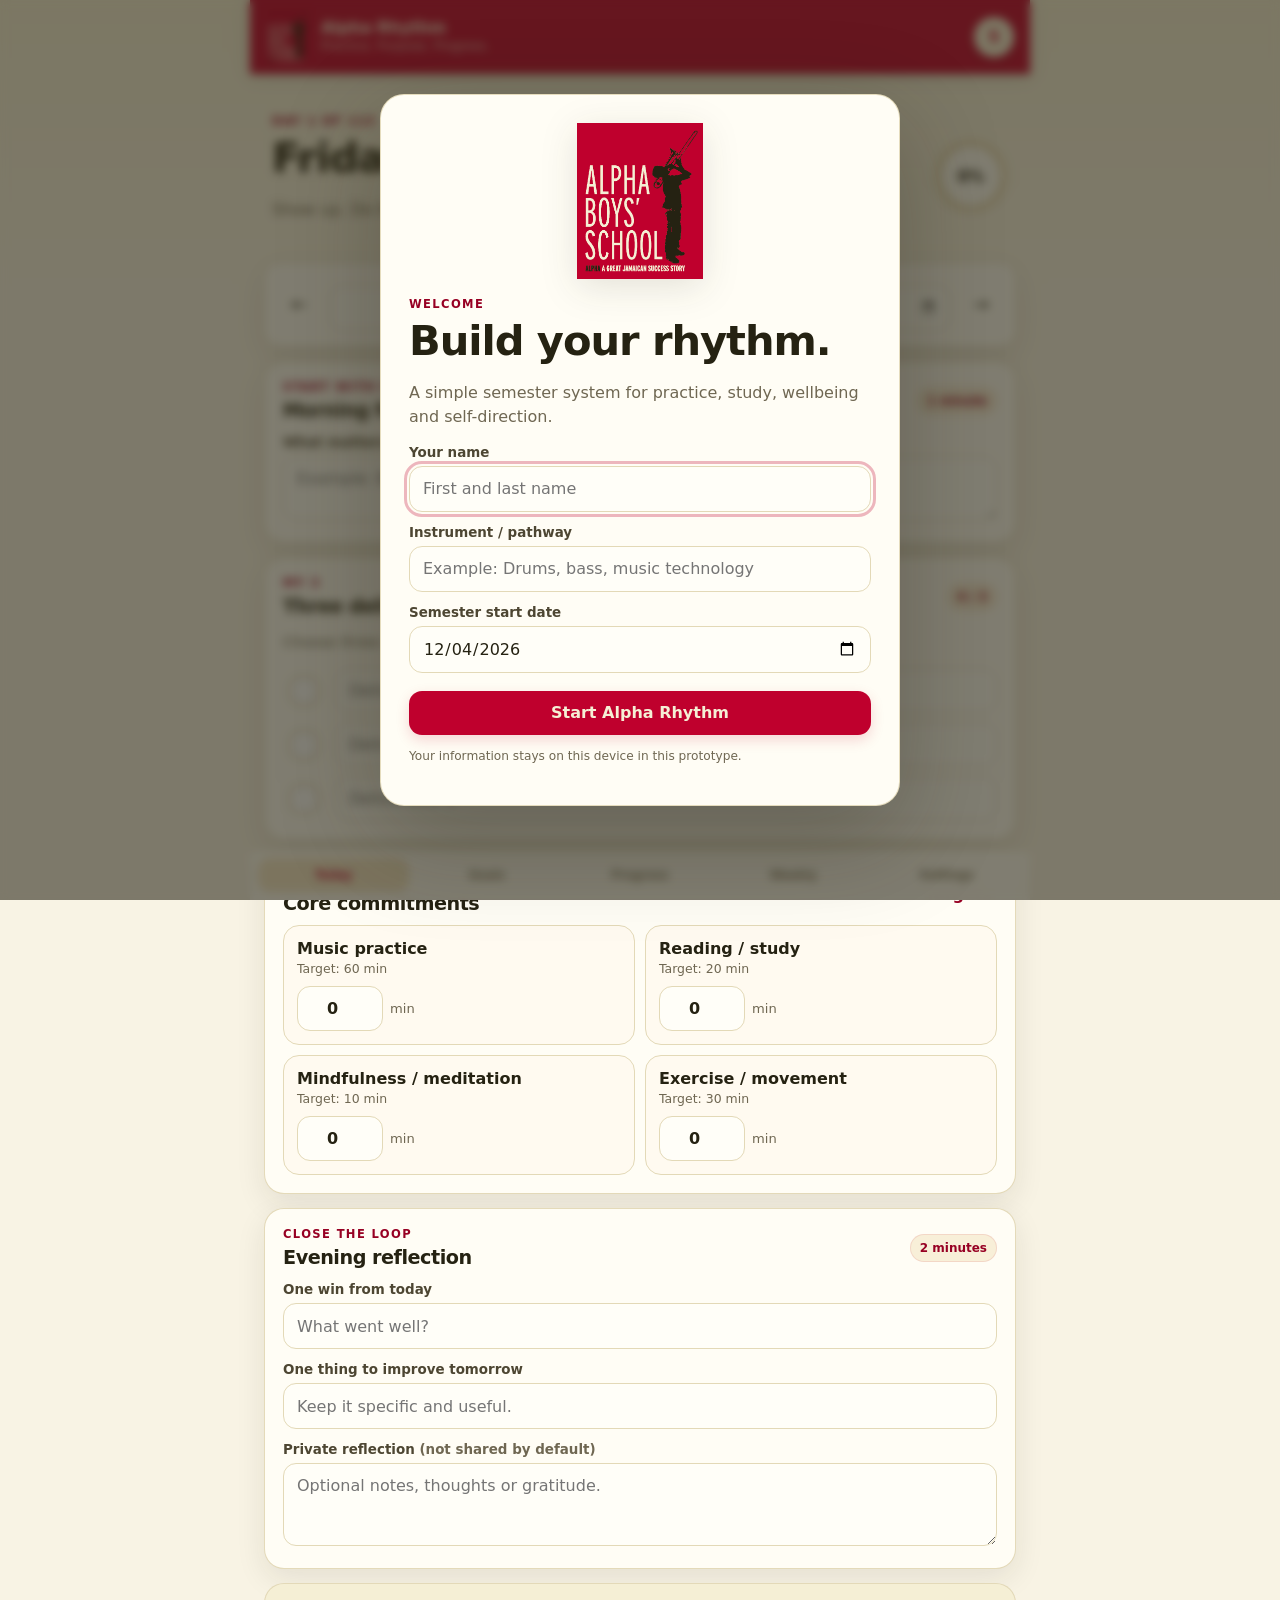
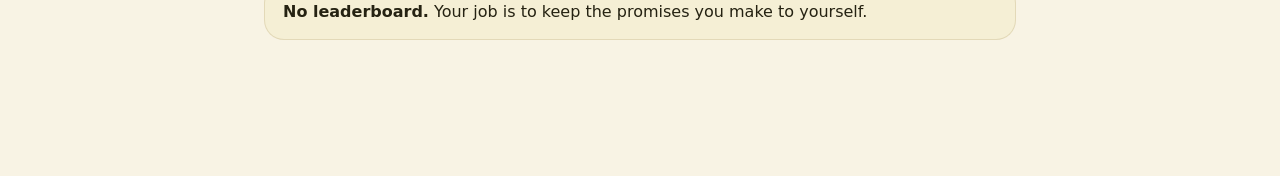
<file: Alpha_Rhythm_Standalone.html>
<!doctype html>
<html lang="en">
<head>
  <meta charset="utf-8" />
  <meta name="viewport" content="width=device-width, initial-scale=1, viewport-fit=cover" />
  <meta name="theme-color" content="#BF002D" />
  <meta name="apple-mobile-web-app-capable" content="yes" />
  <meta name="apple-mobile-web-app-status-bar-style" content="black-translucent" />
  <meta name="apple-mobile-web-app-title" content="Alpha Rhythm" />
  <meta name="description" content="Alpha Rhythm - a simple semester self-management app for music students." />
  <title>Alpha Rhythm</title>
  <link rel="icon" type="image/png" sizes="32x32" href="[data-uri]" />
  <link rel="apple-touch-icon" sizes="180x180" href="[data-uri]" />
  <style>
:root {
  --bg: #f8f3e4;
  --surface: #fffdf5;
  --surface-soft: #f5efd5;
  --surface-strong: #bf002d;
  --ink: #252212;
  --muted: #6f6752;
  --line: #e3d9b7;
  --accent: #bf002d;
  --accent-strong: #970023;
  --deep: #252212;
  --success: #4f6f4a;
  --danger: #9f1d35;
  --cream: #f5efd5;
  --shadow: 0 10px 30px rgba(37, 34, 18, 0.09);
  --radius: 20px;
}
* { box-sizing: border-box; }
html { background: var(--bg); color: var(--ink); font-family: Inter, ui-sans-serif, system-ui, -apple-system, BlinkMacSystemFont, "Segoe UI", sans-serif; }
body { margin: 0; min-height: 100vh; background: linear-gradient(180deg, #f5efd5 0%, var(--bg) 290px); }
button, input, textarea { font: inherit; }
button { cursor: pointer; }
button:focus-visible, input:focus-visible, textarea:focus-visible { outline: 3px solid rgba(191,0,45,.28); outline-offset: 2px; }
.app-shell { max-width: 780px; margin: 0 auto; min-height: 100vh; padding-bottom: 94px; }
.topbar { position: sticky; top: 0; z-index: 20; display: flex; align-items: center; justify-content: space-between; padding: 9px 16px; background: rgba(191,0,45,.97); backdrop-filter: blur(12px); border-bottom: 1px solid rgba(37,34,18,.18); box-shadow: 0 4px 18px rgba(37,34,18,.12); }
.brand-wrap { display: flex; gap: 11px; align-items: center; min-width: 0; }
.brand-logo { display: block; width: 44px; height: 55px; object-fit: contain; flex: 0 0 auto; }
.brand-logo.large { width: 126px; height: auto; margin: 0 auto 18px; filter: drop-shadow(0 8px 18px rgba(37,34,18,.12)); }
.brand-name { font-weight: 850; line-height: 1.05; color: var(--cream); letter-spacing: -.01em; }
.brand-tagline { color: rgba(245,239,213,.82); font-size: .76rem; margin-top: 3px; }
.profile-button { width: 40px; height: 40px; border-radius: 50%; border: 1px solid rgba(245,239,213,.7); background: var(--cream); font-weight: 900; color: var(--accent); box-shadow: 0 4px 12px rgba(37,34,18,.14); }
.main-content { padding: 14px 14px 28px; }
.view { display: none; animation: fade .18s ease-out; }
.view.active { display: block; }
@keyframes fade { from { opacity: .55; transform: translateY(4px);} to { opacity: 1; transform: translateY(0);} }
.card { background: var(--surface); border: 1px solid rgba(227,217,183,.95); border-radius: var(--radius); padding: 18px; margin-bottom: 14px; box-shadow: var(--shadow); }
.card.compact { padding: 9px 12px; border-radius: 16px; }
.card.soft { background: var(--surface-soft); box-shadow: none; }
.hero-card { display: flex; align-items: center; justify-content: space-between; gap: 20px; margin: 8px 2px 14px; padding: 18px 6px 10px; }
h1, h2, h3 { margin: 0; color: var(--deep); letter-spacing: -0.025em; }
h1 { font-size: clamp(1.8rem, 7vw, 2.6rem); }
h2 { font-size: 1.2rem; }
h3 { font-size: 1.05rem; }
p { line-height: 1.5; }
.muted { color: var(--muted); }
.small { font-size: .9rem; }
.micro { font-size: .76rem; }
.eyebrow { color: var(--accent-strong); font-size: .72rem; font-weight: 800; letter-spacing: .12em; text-transform: uppercase; margin-bottom: 5px; }
.score-ring { min-width: 74px; height: 74px; border-radius: 50%; display: grid; place-items: center; background: conic-gradient(var(--accent) 0deg, #eadfbe 0deg); position: relative; }
.score-ring::after { content: ""; position: absolute; inset: 8px; border-radius: 50%; background: var(--surface); }
.score-ring span { position: relative; z-index: 1; font-weight: 900; color: var(--deep); }
.date-nav { display: grid; grid-template-columns: 44px 1fr 44px; gap: 8px; align-items: center; }
.date-label input { width: 100%; border: 0; text-align: center; font-weight: 700; background: transparent; color: var(--deep); }
.icon-button { border: 0; background: transparent; border-radius: 12px; padding: 9px; font-size: 1.2rem; color: var(--deep); }
.section-heading-row { display: flex; align-items: center; justify-content: space-between; gap: 12px; margin-bottom: 10px; }
.pill { display: inline-flex; align-items: center; padding: 6px 9px; border-radius: 999px; background: #f8efd8; color: var(--accent-strong); font-size: .75rem; font-weight: 800; white-space: nowrap; border: 1px solid rgba(191,0,45,.10); }
label { display: block; font-size: .84rem; font-weight: 750; margin: 13px 0 6px; color: #4d4632; }
input[type="text"], input[type="number"], input[type="date"], textarea { width: 100%; border: 1px solid var(--line); background: #fffef8; color: var(--ink); border-radius: 13px; padding: 12px 13px; min-height: 46px; }
textarea { resize: vertical; }
.priority-list { display: grid; gap: 9px; }
.priority-row { display: grid; grid-template-columns: 42px 1fr; align-items: center; gap: 10px; }
.priority-row input[type="checkbox"] { appearance: none; width: 30px; height: 30px; border-radius: 10px; border: 2px solid #d8cfae; display: grid; place-content: center; background: #fff; margin: 0 auto; }
.priority-row input[type="checkbox"]:checked { background: var(--success); border-color: var(--success); }
.priority-row input[type="checkbox"]:checked::before { content: "✓"; color: white; font-weight: 900; }
.priority-row input[type="text"] { min-height: 42px; }
.habit-grid { display: grid; grid-template-columns: repeat(2, minmax(0,1fr)); gap: 10px; }
.habit-card { border: 1px solid var(--line); border-radius: 16px; padding: 13px; background: #fffaf0; }
.habit-card.complete { border-color: rgba(43,122,88,.35); background: rgba(43,122,88,.06); }
.habit-card .habit-title { font-weight: 800; color: var(--deep); }
.habit-card .habit-meta { color: var(--muted); font-size: .78rem; margin: 3px 0 10px; }
.habit-input { display: flex; align-items: center; gap: 7px; }
.habit-input input { width: 86px; min-height: 40px; text-align: center; font-weight: 800; }
.habit-input span { color: var(--muted); font-size: .82rem; }
.text-button { border: 0; background: transparent; color: var(--accent-strong); font-weight: 800; padding: 5px; }
.primary-button, .secondary-button, .danger-button { border-radius: 13px; padding: 11px 14px; min-height: 44px; font-weight: 800; border: 1px solid transparent; }
.primary-button { background: var(--accent); color: var(--cream); box-shadow: 0 5px 14px rgba(191,0,45,.16); }
.secondary-button { background: #fffdf5; color: var(--deep); border-color: var(--line); }
.danger-button { background: #fff; color: var(--danger); border-color: rgba(162,59,59,.3); }
.full { width: 100%; margin-top: 18px; }
.small-button { min-height: 36px; padding: 7px 10px; font-size: .82rem; }
.button-row { display: flex; gap: 9px; margin-top: 12px; }
.button-row.wrap { flex-wrap: wrap; }
.form-grid { display: grid; grid-template-columns: 1fr 1fr; gap: 4px 12px; }
.goal-list { display: grid; gap: 12px; }
.goal-card { border: 1px solid var(--line); border-radius: 16px; padding: 14px; }
.goal-card-top { display: flex; justify-content: space-between; align-items: start; gap: 10px; }
.goal-card h3 { margin-top: 2px; }
.goal-card p { margin: 6px 0 12px; }
.goal-progress { display: grid; grid-template-columns: 1fr 72px; gap: 10px; align-items: center; }
.progress-track { background: #eadfbe; border-radius: 999px; height: 10px; overflow: hidden; }
.progress-track > div { height: 100%; background: var(--accent); border-radius: inherit; }
.goal-actions { display: flex; gap: 6px; }
.goal-actions button { border: 0; background: #f8efd8; color: var(--muted); border-radius: 9px; padding: 6px 8px; }
.page-title { padding: 18px 4px 10px; }
.page-title p { margin: 6px 0 0; }
.stats-grid { display: grid; grid-template-columns: repeat(2, minmax(0,1fr)); gap: 10px; margin-bottom: 14px; }
.stat-card { background: var(--accent); color: var(--cream); border-radius: 18px; padding: 16px; min-height: 100px; display: flex; flex-direction: column; justify-content: flex-end; box-shadow: var(--shadow); }
.stat-card span { font-size: 1.8rem; font-weight: 900; letter-spacing: -.04em; }
.stat-card small { opacity: .72; margin-top: 3px; }
.bar-chart { display: grid; grid-template-columns: repeat(7,1fr); gap: 8px; align-items: end; height: 190px; padding-top: 16px; }
.bar-col { display: grid; grid-template-rows: 1fr auto auto; gap: 5px; height: 100%; text-align: center; }
.bar-space { display: flex; align-items: end; justify-content: center; }
.bar { width: min(34px, 74%); min-height: 4px; border-radius: 8px 8px 3px 3px; background: var(--accent); }
.bar-value { font-size: .7rem; color: var(--muted); font-weight: 700; }
.bar-label { font-size: .72rem; color: var(--muted); }
.totals-list { display: grid; gap: 10px; margin-top: 12px; }
.total-row { display: flex; justify-content: space-between; padding: 10px 0; border-bottom: 1px solid #eee3c4; }
.total-row:last-child { border-bottom: 0; }
.total-row strong { color: var(--deep); }
.summary-box { white-space: pre-wrap; font-family: ui-monospace, SFMono-Regular, Menlo, Consolas, monospace; font-size: .82rem; line-height: 1.5; background: #fffaf0; border: 1px solid var(--line); border-radius: 14px; padding: 14px; min-height: 180px; color: #4d4632; overflow: auto; }
.toggle-row { display: flex; align-items: center; gap: 10px; font-weight: 600; }
.toggle-row input { width: 20px; height: 20px; }
.file-button { display: inline-flex; align-items: center; margin: 0; cursor: pointer; }
.file-button input { display: none; }
.danger-zone { border-color: rgba(162,59,59,.2); }
.bottom-nav { position: fixed; bottom: 0; left: 50%; transform: translateX(-50%); z-index: 30; width: min(780px, 100%); display: grid; grid-template-columns: repeat(5, 1fr); gap: 2px; padding: 8px max(8px, env(safe-area-inset-right)) calc(8px + env(safe-area-inset-bottom)) max(8px, env(safe-area-inset-left)); background: rgba(255,253,245,.97); border-top: 1px solid var(--line); backdrop-filter: blur(15px); }
.nav-item { border: 0; background: transparent; color: #827961; font-size: .72rem; font-weight: 750; border-radius: 12px; padding: 10px 2px; }
.nav-item.active { background: #f5e8c9; color: var(--accent); }
.onboarding-dialog { width: min(520px, calc(100% - 28px)); border: 1px solid rgba(227,217,183,.9); border-radius: 24px; padding: 0; background: var(--surface); box-shadow: 0 30px 100px rgba(37,34,18,.30); }
.onboarding-dialog::backdrop { background: rgba(37,34,18,.58); backdrop-filter: blur(5px); }
.onboarding-dialog form { padding: 28px; }
.toast { position: fixed; left: 50%; bottom: 92px; transform: translate(-50%, 16px); opacity: 0; pointer-events: none; background: var(--deep); color: var(--cream); padding: 10px 14px; border-radius: 999px; font-weight: 700; font-size: .82rem; transition: .2s ease; z-index: 100; }
.toast.show { opacity: 1; transform: translate(-50%, 0); }
.sr-only { position: absolute; width: 1px; height: 1px; padding: 0; margin: -1px; overflow: hidden; clip: rect(0,0,0,0); white-space: nowrap; border: 0; }
@media (max-width: 520px) {
  .habit-grid, .form-grid { grid-template-columns: 1fr; }
  .hero-card { align-items: flex-end; }
  .score-ring { min-width: 68px; height: 68px; }
  .main-content { padding-left: 10px; padding-right: 10px; }
  .card { padding: 16px; }
  .button-row { flex-wrap: wrap; }
}
@media (prefers-reduced-motion: reduce) { * { animation: none !important; transition: none !important; } }

</style>
</head>
<body>
  <div id="appShell" class="app-shell">
    <header class="topbar">
      <div class="brand-wrap">
        <img class="brand-logo" src="[data-uri]" alt="" aria-hidden="true" />
        <div>
          <div id="brandName" class="brand-name">Alpha Rhythm</div>
          <div id="brandTagline" class="brand-tagline">Practice. Purpose. Progress.</div>
        </div>
      </div>
      <button id="profileButton" class="profile-button" type="button" aria-label="Open profile and settings">
        <span id="profileInitials">ST</span>
      </button>
    </header>

    <main class="main-content">
      <section id="todayView" class="view active" data-view="today">
        <div class="hero-card">
          <div>
            <div id="programDay" class="eyebrow">SEMESTER ROUTINE</div>
            <h1 id="todayHeading">Today</h1>
            <p id="todaySubheading" class="muted">Show up. Do the work. Notice the progress.</p>
          </div>
          <div class="score-ring" aria-label="Daily completion">
            <span id="todayScore">0%</span>
          </div>
        </div>

        <div class="date-nav card compact">
          <button id="prevDay" type="button" class="icon-button" aria-label="Previous day">&#8592;</button>
          <label class="date-label" for="activeDate">
            <span class="sr-only">Choose date</span>
            <input id="activeDate" type="date" />
          </label>
          <button id="nextDay" type="button" class="icon-button" aria-label="Next day">&#8594;</button>
        </div>

        <section class="card">
          <div class="section-heading-row">
            <div>
              <div class="eyebrow">START WITH INTENTION</div>
              <h2>Morning focus</h2>
            </div>
            <span class="pill">1 minute</span>
          </div>
          <label for="morningIntention">What matters most today?</label>
          <textarea id="morningIntention" rows="2" placeholder="Example: Be fully prepared for rehearsal and stay focused on timing."></textarea>
        </section>

        <section class="card">
          <div class="section-heading-row">
            <div>
              <div class="eyebrow">MY 3</div>
              <h2>Three deliverables</h2>
            </div>
            <span id="priorityCount" class="pill">0 / 3</span>
          </div>
          <p class="muted small">Choose three concrete things that make today successful.</p>
          <div id="priorityList" class="priority-list"></div>
        </section>

        <section class="card">
          <div class="section-heading-row">
            <div>
              <div class="eyebrow">DAILY RHYTHM</div>
              <h2>Core commitments</h2>
            </div>
            <button id="resetTargetsLink" class="text-button" type="button">Targets</button>
          </div>
          <div id="habitGrid" class="habit-grid"></div>
        </section>

        <section class="card">
          <div class="section-heading-row">
            <div>
              <div class="eyebrow">CLOSE THE LOOP</div>
              <h2>Evening reflection</h2>
            </div>
            <span class="pill">2 minutes</span>
          </div>
          <label for="dailyWin">One win from today</label>
          <input id="dailyWin" type="text" placeholder="What went well?" />
          <label for="dailyChallenge">One thing to improve tomorrow</label>
          <input id="dailyChallenge" type="text" placeholder="Keep it specific and useful." />
          <label for="dailyReflection">Private reflection <span class="muted">(not shared by default)</span></label>
          <textarea id="dailyReflection" rows="3" placeholder="Optional notes, thoughts or gratitude."></textarea>
        </section>

        <div class="encouragement card soft">
          <strong>No leaderboard.</strong> Your job is to keep the promises you make to yourself.
        </div>
      </section>

      <section id="goalsView" class="view" data-view="goals">
        <div class="page-title">
          <div class="eyebrow">SEMESTER DIRECTION</div>
          <h1>Goals</h1>
          <p class="muted">Connect the daily routine to something that matters.</p>
        </div>
        <section class="card">
          <div class="section-heading-row">
            <h2>My semester goals</h2>
            <button id="addGoal" class="primary-button small-button" type="button">+ Add goal</button>
          </div>
          <div id="goalList" class="goal-list"></div>
        </section>
        <section class="card soft">
          <h3>A useful goal is...</h3>
          <p class="muted">Specific enough to act on, meaningful enough to care about, and visible enough to review every week.</p>
        </section>
      </section>

      <section id="progressView" class="view" data-view="progress">
        <div class="page-title">
          <div class="eyebrow">YOUR OWN TRENDLINE</div>
          <h1>Progress</h1>
          <p class="muted">Consistency beats intensity that disappears after a few days.</p>
        </div>
        <div class="stats-grid">
          <div class="stat-card"><span id="statAvg">0%</span><small>7-day average</small></div>
          <div class="stat-card"><span id="statStreak">0</span><small>day streak</small></div>
          <div class="stat-card"><span id="statPractice">0</span><small>practice min / 7 days</small></div>
          <div class="stat-card"><span id="statLogged">0</span><small>days logged / 7</small></div>
        </div>
        <section class="card">
          <div class="section-heading-row">
            <h2>Last 7 days</h2>
            <span class="pill">completion</span>
          </div>
          <div id="sevenDayChart" class="bar-chart" aria-label="Seven day completion chart"></div>
        </section>
        <section class="card">
          <h2>Semester totals</h2>
          <div id="semesterTotals" class="totals-list"></div>
        </section>
      </section>

      <section id="weeklyView" class="view" data-view="weekly">
        <div class="page-title">
          <div class="eyebrow">WEEKLY RESET</div>
          <h1>Weekly check-in</h1>
          <p class="muted">A short review for you - and, if you choose, your mentor.</p>
        </div>
        <section class="card">
          <label for="weeklyFocus">What was the main focus this week?</label>
          <input id="weeklyFocus" type="text" placeholder="Example: Time feel, sight-reading and punctuality." />
          <label for="weeklyReflection">What did you learn about your habits?</label>
          <textarea id="weeklyReflection" rows="4" placeholder="What helped? What got in the way?"></textarea>
          <label for="nextWeekFocus">One adjustment for next week</label>
          <input id="nextWeekFocus" type="text" placeholder="One realistic change." />
          <button id="saveWeekly" class="primary-button" type="button">Save weekly check-in</button>
        </section>
        <section class="card">
          <div class="section-heading-row">
            <div>
              <div class="eyebrow">SHAREABLE</div>
              <h2>Mentor summary</h2>
            </div>
            <span class="pill">private notes excluded</span>
          </div>
          <pre id="mentorSummary" class="summary-box"></pre>
          <div class="button-row">
            <button id="copySummary" class="secondary-button" type="button">Copy summary</button>
            <button id="downloadSummary" class="secondary-button" type="button">Download .txt</button>
          </div>
        </section>
      </section>

      <section id="settingsView" class="view" data-view="settings">
        <div class="page-title">
          <div class="eyebrow">MAKE IT YOURS</div>
          <h1>Settings</h1>
          <p class="muted">The pilot stores information on this device only.</p>
        </div>
        <section class="card">
          <h2>Student profile</h2>
          <div class="form-grid">
            <div><label for="profileName">Name</label><input id="profileName" type="text" /></div>
            <div><label for="profileInstrument">Instrument / pathway</label><input id="profileInstrument" type="text" /></div>
            <div><label for="profileMentor">Mentor / lecturer</label><input id="profileMentor" type="text" /></div>
            <div><label for="profileStart">Semester start</label><input id="profileStart" type="date" /></div>
            <div><label for="profileWeeks">Semester length (weeks)</label><input id="profileWeeks" type="number" min="1" max="52" /></div>
          </div>
          <button id="saveProfile" class="primary-button" type="button">Save profile</button>
        </section>
        <section class="card">
          <h2>Daily targets</h2>
          <div id="targetSettings" class="form-grid"></div>
          <p class="muted small">These are starting points, not universal rules. Alpha staff can set the final programme targets.</p>
          <button id="saveTargets" class="primary-button" type="button">Save targets</button>
        </section>
        <section class="card">
          <h2>Data & privacy</h2>
          <label class="toggle-row"><input id="includePrivate" type="checkbox" /> Include private reflections in CSV exports</label>
          <p class="muted small">Mentor summaries never include the private daily reflection.</p>
          <div class="button-row wrap">
            <button id="exportCsv" class="secondary-button" type="button">Export CSV</button>
            <button id="exportJson" class="secondary-button" type="button">Backup JSON</button>
            <label class="secondary-button file-button" for="importJson">Restore JSON<input id="importJson" type="file" accept="application/json" /></label>
          </div>
        </section>
        <section class="card danger-zone">
          <h2>Reset</h2>
          <p class="muted small">This permanently clears this device's Alpha Rhythm data.</p>
          <button id="clearData" class="danger-button" type="button">Clear all data</button>
        </section>
      </section>
    </main>

    <nav class="bottom-nav" aria-label="Primary navigation">
      <button type="button" class="nav-item active" data-target="today"><span>Today</span></button>
      <button type="button" class="nav-item" data-target="goals"><span>Goals</span></button>
      <button type="button" class="nav-item" data-target="progress"><span>Progress</span></button>
      <button type="button" class="nav-item" data-target="weekly"><span>Weekly</span></button>
      <button type="button" class="nav-item" data-target="settings"><span>Settings</span></button>
    </nav>
  </div>

  <dialog id="onboardingDialog" class="onboarding-dialog">
    <form method="dialog" id="onboardingForm">
      <img class="brand-logo large" src="[data-uri]" alt="Alpha Boys' School" />
      <div class="eyebrow">WELCOME</div>
      <h1>Build your rhythm.</h1>
      <p class="muted">A simple semester system for practice, study, wellbeing and self-direction.</p>
      <label for="onboardName">Your name</label>
      <input id="onboardName" required type="text" autocomplete="name" placeholder="First and last name" />
      <label for="onboardInstrument">Instrument / pathway</label>
      <input id="onboardInstrument" type="text" placeholder="Example: Drums, bass, music technology" />
      <label for="onboardStart">Semester start date</label>
      <input id="onboardStart" required type="date" />
      <button id="startProgram" class="primary-button full" value="default" type="submit">Start Alpha Rhythm</button>
      <p class="muted micro">Your information stays on this device in this prototype.</p>
    </form>
  </dialog>

  <div id="toast" class="toast" role="status" aria-live="polite"></div>

  <script>
window.APP_CONFIG = {
  storageKey: "alphaRhythmV1",
  brand: {
    appName: "Alpha Rhythm",
    organization: "Alpha School of Music",
    tagline: "Practice. Purpose. Progress.",
    shortName: "Alpha Rhythm",
    prototypeNote: "Student self-management prototype"
  },
  program: {
    defaultWeeks: 16,
    completionThreshold: 70,
    defaultTargets: {
      practice: 60,
      reading: 20,
      mindfulness: 10,
      exercise: 30
    }
  },
  habits: [
    { id: "practice", label: "Music practice", unit: "min", help: "Focused individual practice, rehearsal or technique work." },
    { id: "reading", label: "Reading / study", unit: "min", help: "Course reading, musicianship, theory or personal development." },
    { id: "mindfulness", label: "Mindfulness / meditation", unit: "min", help: "Quiet reflection, breathing, meditation or journaling." },
    { id: "exercise", label: "Exercise / movement", unit: "min", help: "Walk, gym, sport, mobility or another physical activity." }
  ]
};

</script>
  <script>
(() => {
  "use strict";
  const C = window.APP_CONFIG;
  const $ = (id) => document.getElementById(id);
  const qs = (s, el = document) => el.querySelector(s);
  const qsa = (s, el = document) => Array.from(el.querySelectorAll(s));
  const pad = (n) => String(n).padStart(2, "0");
  const isoDate = (d = new Date()) => `${d.getFullYear()}-${pad(d.getMonth()+1)}-${pad(d.getDate())}`;
  const parseDate = (s) => { const [y,m,d] = s.split("-").map(Number); return new Date(y,m-1,d); };
  const addDays = (date, n) => { const d = new Date(date); d.setDate(d.getDate()+n); return d; };
  const clamp = (v, min, max) => Math.max(min, Math.min(max, v));
  const num = (v) => Number.isFinite(Number(v)) ? Number(v) : 0;
  const safe = (s) => String(s ?? "").replace(/[&<>"']/g, c => ({'&':'&amp;','<':'&lt;','>':'&gt;','"':'&quot;',"'":'&#39;'}[c]));

  const defaultState = () => ({
    version: 1,
    profile: { name: "", instrument: "", mentor: "", startDate: isoDate(), weeks: C.program.defaultWeeks },
    settings: { targets: { ...C.program.defaultTargets }, includePrivateInCsv: false },
    goals: [],
    logs: {},
    weekly: {}
  });

  let state = loadState();
  let activeDate = isoDate();
  let activeView = "today";

  function loadState() {
    try {
      const raw = localStorage.getItem(C.storageKey);
      if (!raw) return defaultState();
      const parsed = JSON.parse(raw);
      const base = defaultState();
      return {
        ...base,
        ...parsed,
        profile: { ...base.profile, ...(parsed.profile || {}) },
        settings: {
          ...base.settings,
          ...(parsed.settings || {}),
          targets: { ...base.settings.targets, ...((parsed.settings || {}).targets || {}) }
        },
        goals: Array.isArray(parsed.goals) ? parsed.goals : [],
        logs: parsed.logs || {},
        weekly: parsed.weekly || {}
      };
    } catch (e) {
      console.warn("Could not load saved data", e);
      return defaultState();
    }
  }
  function saveState() {
    localStorage.setItem(C.storageKey, JSON.stringify(state));
  }
  function toast(message) {
    const el = $("toast");
    el.textContent = message;
    el.classList.add("show");
    window.clearTimeout(toast.timer);
    toast.timer = window.setTimeout(() => el.classList.remove("show"), 1800);
  }
  function ensureLog(dateKey) {
    if (!state.logs[dateKey]) {
      state.logs[dateKey] = {
        morningIntention: "",
        priorities: [0,1,2].map(() => ({ text: "", done: false })),
        habits: Object.fromEntries(C.habits.map(h => [h.id, { value: 0 }])),
        win: "", challenge: "", reflection: ""
      };
    }
    const log = state.logs[dateKey];
    if (!Array.isArray(log.priorities)) log.priorities = [0,1,2].map(() => ({text:"",done:false}));
    while (log.priorities.length < 3) log.priorities.push({text:"",done:false});
    log.habits = log.habits || {};
    C.habits.forEach(h => { if (!log.habits[h.id]) log.habits[h.id] = { value: 0 }; });
    return log;
  }
  function hasMeaningfulLog(log) {
    if (!log) return false;
    return Boolean(log.morningIntention || log.win || log.challenge || log.reflection ||
      log.priorities?.some(p => p.text || p.done) ||
      C.habits.some(h => num(log.habits?.[h.id]?.value) > 0));
  }
  function completionFor(log) {
    if (!log) return 0;
    const habitScores = C.habits.map(h => {
      const target = num(state.settings.targets[h.id]);
      if (target <= 0) return 1;
      return clamp(num(log.habits?.[h.id]?.value) / target, 0, 1);
    });
    const habitAvg = habitScores.length ? habitScores.reduce((a,b)=>a+b,0)/habitScores.length : 0;
    const priorities = (log.priorities || []).slice(0,3);
    const priorityAvg = priorities.length ? priorities.filter(p=>p.done).length/3 : 0;
    return Math.round((habitAvg * 0.7 + priorityAvg * 0.3) * 100);
  }
  function initials(name) {
    const parts = String(name || "Student").trim().split(/\s+/).filter(Boolean);
    return parts.slice(0,2).map(x=>x[0]).join("").toUpperCase() || "ST";
  }
  function programDayInfo(dateKey) {
    const start = parseDate(state.profile.startDate || isoDate());
    const date = parseDate(dateKey);
    const diff = Math.floor((date - start) / 86400000) + 1;
    const total = Math.max(1, num(state.profile.weeks) * 7);
    return { day: diff, total, within: diff >= 1 && diff <= total };
  }
  function formatLongDate(dateKey) {
    return parseDate(dateKey).toLocaleDateString(undefined, { weekday:"long", month:"long", day:"numeric" });
  }
  function weekKey(dateKey = activeDate) {
    const d = parseDate(dateKey);
    const tmp = new Date(Date.UTC(d.getFullYear(), d.getMonth(), d.getDate()));
    const dayNum = tmp.getUTCDay() || 7;
    tmp.setUTCDate(tmp.getUTCDate() + 4 - dayNum);
    const yearStart = new Date(Date.UTC(tmp.getUTCFullYear(),0,1));
    const weekNo = Math.ceil((((tmp - yearStart)/86400000)+1)/7);
    return `${tmp.getUTCFullYear()}-W${pad(weekNo)}`;
  }

  function renderBrand() {
    $("brandName").textContent = C.brand.appName;
    $("brandTagline").textContent = C.brand.tagline;
    document.title = C.brand.appName;
    $("profileInitials").textContent = initials(state.profile.name);
  }
  function renderToday() {
    const log = ensureLog(activeDate);
    const score = completionFor(log);
    const info = programDayInfo(activeDate);
    $("activeDate").value = activeDate;
    $("todayHeading").textContent = formatLongDate(activeDate);
    $("todaySubheading").textContent = activeDate === isoDate() ? "Show up. Do the work. Notice the progress." : "Review or update this day's record.";
    $("programDay").textContent = info.within ? `DAY ${info.day} OF ${info.total}` : (info.day < 1 ? "BEFORE SEMESTER START" : "AFTER PROGRAM WINDOW");
    $("todayScore").textContent = `${score}%`;
    qs(".score-ring").style.background = `conic-gradient(var(--accent) ${score*3.6}deg, #eadfbe 0deg)`;
    $("morningIntention").value = log.morningIntention || "";
    $("dailyWin").value = log.win || "";
    $("dailyChallenge").value = log.challenge || "";
    $("dailyReflection").value = log.reflection || "";
    renderPriorities(log);
    renderHabits(log);
  }
  function renderPriorities(log) {
    const wrap = $("priorityList");
    wrap.innerHTML = "";
    log.priorities.slice(0,3).forEach((p, idx) => {
      const row = document.createElement("div");
      row.className = "priority-row";
      row.innerHTML = `<input type="checkbox" aria-label="Mark deliverable ${idx+1} complete" ${p.done ? "checked" : ""}>
        <input type="text" aria-label="Deliverable ${idx+1}" placeholder="Deliverable ${idx+1}" value="${safe(p.text)}">`;
      const check = qs('input[type="checkbox"]', row);
      const input = qs('input[type="text"]', row);
      check.addEventListener("change", () => { p.done = check.checked; saveState(); renderTodayScoreOnly(); });
      input.addEventListener("input", () => { p.text = input.value; saveState(); });
      wrap.appendChild(row);
    });
    $("priorityCount").textContent = `${log.priorities.filter(p=>p.done).length} / 3`;
  }
  function renderHabits(log) {
    const wrap = $("habitGrid");
    wrap.innerHTML = "";
    C.habits.forEach(h => {
      const target = num(state.settings.targets[h.id]);
      const value = num(log.habits[h.id]?.value);
      const card = document.createElement("div");
      card.className = `habit-card ${target > 0 && value >= target ? "complete" : ""}`;
      card.innerHTML = `<div class="habit-title">${safe(h.label)}</div>
        <div class="habit-meta">Target: ${target} ${safe(h.unit)}</div>
        <div class="habit-input"><input type="number" min="0" step="5" value="${value}" aria-label="${safe(h.label)} minutes"><span>${safe(h.unit)}</span></div>`;
      const input = qs("input", card);
      input.addEventListener("input", () => {
        log.habits[h.id].value = Math.max(0, num(input.value));
        saveState();
        renderTodayScoreOnly();
        card.classList.toggle("complete", target > 0 && num(input.value) >= target);
      });
      wrap.appendChild(card);
    });
  }
  function renderTodayScoreOnly() {
    const log = ensureLog(activeDate);
    const score = completionFor(log);
    $("todayScore").textContent = `${score}%`;
    qs(".score-ring").style.background = `conic-gradient(var(--accent) ${score*3.6}deg, #eadfbe 0deg)`;
    $("priorityCount").textContent = `${log.priorities.filter(p=>p.done).length} / 3`;
  }

  function renderGoals() {
    const wrap = $("goalList");
    wrap.innerHTML = "";
    if (!state.goals.length) {
      wrap.innerHTML = `<div class="muted small">No goals yet. Add one for technique, performance, study, wellbeing or professional development.</div>`;
      return;
    }
    state.goals.forEach(goal => {
      const card = document.createElement("div");
      card.className = "goal-card";
      card.innerHTML = `<div class="goal-card-top"><div><div class="eyebrow">SEMESTER GOAL</div><h3>${safe(goal.title)}</h3></div>
        <div class="goal-actions"><button type="button" data-edit aria-label="Edit goal">Edit</button><button type="button" data-delete aria-label="Delete goal">Delete</button></div></div>
        <p class="muted">${safe(goal.why || "")}</p>
        <div class="goal-progress"><div class="progress-track"><div style="width:${clamp(num(goal.progress),0,100)}%"></div></div><input type="number" min="0" max="100" value="${clamp(num(goal.progress),0,100)}" aria-label="Goal progress percent"></div>`;
      const progress = qs('input[type="number"]', card);
      progress.addEventListener("change", () => { goal.progress = clamp(num(progress.value),0,100); saveState(); renderGoals(); });
      qs("[data-delete]", card).addEventListener("click", () => { if (confirm("Delete this goal?")) { state.goals = state.goals.filter(g=>g.id!==goal.id); saveState(); renderGoals(); }});
      qs("[data-edit]", card).addEventListener("click", () => editGoal(goal));
      wrap.appendChild(card);
    });
  }
  function editGoal(goal = null) {
    const title = prompt("Goal title", goal?.title || "");
    if (title === null || !title.trim()) return;
    const why = prompt("Why does this matter?", goal?.why || "") ?? "";
    if (goal) { goal.title = title.trim(); goal.why = why.trim(); }
    else state.goals.push({ id: `g${Date.now()}`, title: title.trim(), why: why.trim(), progress: 0 });
    saveState(); renderGoals();
  }

  function lastNDates(n, end = parseDate(activeDate)) {
    return Array.from({length:n}, (_,i)=>isoDate(addDays(end, i-(n-1))));
  }
  function calculateStreak() {
    let streak = 0;
    let d = parseDate(isoDate());
    for (let i=0;i<370;i++) {
      const key = isoDate(d);
      const log = state.logs[key];
      if (log && hasMeaningfulLog(log) && completionFor(log) >= C.program.completionThreshold) { streak++; d = addDays(d,-1); }
      else break;
    }
    return streak;
  }
  function renderProgress() {
    const dates = lastNDates(7, parseDate(isoDate()));
    const scores = dates.map(k => hasMeaningfulLog(state.logs[k]) ? completionFor(state.logs[k]) : 0);
    const logged = dates.filter(k=>hasMeaningfulLog(state.logs[k])).length;
    const avg = logged ? Math.round(dates.reduce((sum,k)=>sum+(hasMeaningfulLog(state.logs[k])?completionFor(state.logs[k]):0),0)/logged) : 0;
    const practice = dates.reduce((sum,k)=>sum+num(state.logs[k]?.habits?.practice?.value),0);
    $("statAvg").textContent = `${avg}%`;
    $("statStreak").textContent = calculateStreak();
    $("statPractice").textContent = practice;
    $("statLogged").textContent = logged;
    const chart = $("sevenDayChart"); chart.innerHTML = "";
    dates.forEach((k,i)=>{
      const d = parseDate(k); const val = scores[i];
      const col = document.createElement("div"); col.className = "bar-col";
      col.innerHTML = `<div class="bar-space"><div class="bar" style="height:${Math.max(4,val)}%" title="${val}%"></div></div><div class="bar-value">${val}%</div><div class="bar-label">${d.toLocaleDateString(undefined,{weekday:"short"}).slice(0,2)}</div>`;
      chart.appendChild(col);
    });
    renderSemesterTotals();
  }
  function renderSemesterTotals() {
    const start = parseDate(state.profile.startDate || isoDate());
    const totalDays = Math.max(1, num(state.profile.weeks)*7);
    const end = addDays(start, totalDays-1);
    const entries = Object.entries(state.logs).filter(([k,log]) => {
      const d = parseDate(k); return d >= start && d <= end && hasMeaningfulLog(log);
    });
    const totals = Object.fromEntries(C.habits.map(h=>[h.id,0]));
    let completionSum = 0;
    entries.forEach(([_,log]) => { completionSum += completionFor(log); C.habits.forEach(h=>totals[h.id]+=num(log.habits?.[h.id]?.value)); });
    const avg = entries.length ? Math.round(completionSum/entries.length) : 0;
    const rows = [
      ["Days logged", `${entries.length} / ${totalDays}`],
      ["Average completion on logged days", `${avg}%`],
      ...C.habits.map(h => [h.label, `${totals[h.id]} ${h.unit}`])
    ];
    $("semesterTotals").innerHTML = rows.map(([a,b])=>`<div class="total-row"><span>${safe(a)}</span><strong>${safe(b)}</strong></div>`).join("");
  }

  function weeklyDates() {
    const end = parseDate(activeDate);
    const day = end.getDay() || 7;
    const monday = addDays(end, 1-day);
    return Array.from({length:7},(_,i)=>isoDate(addDays(monday,i)));
  }
  function renderWeekly() {
    const key = weekKey(activeDate);
    const saved = state.weekly[key] || { focus:"", reflection:"", nextWeek:"" };
    $("weeklyFocus").value = saved.focus || "";
    $("weeklyReflection").value = saved.reflection || "";
    $("nextWeekFocus").value = saved.nextWeek || "";
    $("mentorSummary").textContent = mentorSummaryText();
  }
  function mentorSummaryText() {
    const dates = weeklyDates();
    const logs = dates.map(k=>[k,state.logs[k]]).filter(([_,l])=>hasMeaningfulLog(l));
    const avg = logs.length ? Math.round(logs.reduce((s,[_,l])=>s+completionFor(l),0)/logs.length) : 0;
    const totals = Object.fromEntries(C.habits.map(h=>[h.id,0]));
    let completedPriorities = 0;
    logs.forEach(([_,l])=> { C.habits.forEach(h=>totals[h.id]+=num(l.habits?.[h.id]?.value)); completedPriorities += (l.priorities||[]).filter(p=>p.done).length; });
    const wk = state.weekly[weekKey(activeDate)] || {};
    const startLabel = parseDate(dates[0]).toLocaleDateString(undefined,{month:"short",day:"numeric"});
    const endLabel = parseDate(dates[6]).toLocaleDateString(undefined,{month:"short",day:"numeric",year:"numeric"});
    return `${C.brand.appName} - Weekly Mentor Summary\n${startLabel} - ${endLabel}\n\nStudent: ${state.profile.name || "Not set"}\nInstrument / pathway: ${state.profile.instrument || "Not set"}\nMentor: ${state.profile.mentor || "Not set"}\n\nConsistency\n- Days logged: ${logs.length} / 7\n- Average completion on logged days: ${avg}%\n- Daily deliverables completed: ${completedPriorities}\n${C.habits.map(h=>`- ${h.label}: ${totals[h.id]} ${h.unit}`).join("\n")}\n\nStudent weekly check-in\n- Main focus: ${wk.focus || "Not entered"}\n- Habit learning: ${wk.reflection || "Not entered"}\n- Adjustment for next week: ${wk.nextWeek || "Not entered"}\n\nPrivate daily reflections are not included.`;
  }

  function renderSettings() {
    $("profileName").value = state.profile.name || "";
    $("profileInstrument").value = state.profile.instrument || "";
    $("profileMentor").value = state.profile.mentor || "";
    $("profileStart").value = state.profile.startDate || isoDate();
    $("profileWeeks").value = state.profile.weeks || C.program.defaultWeeks;
    $("includePrivate").checked = !!state.settings.includePrivateInCsv;
    const wrap = $("targetSettings"); wrap.innerHTML = "";
    C.habits.forEach(h => {
      const div = document.createElement("div");
      div.innerHTML = `<label for="target-${safe(h.id)}">${safe(h.label)} (${safe(h.unit)})</label><input id="target-${safe(h.id)}" data-target-id="${safe(h.id)}" type="number" min="0" max="600" value="${num(state.settings.targets[h.id])}">`;
      wrap.appendChild(div);
    });
  }

  function showView(view) {
    activeView = view;
    qsa(".view").forEach(v => v.classList.toggle("active", v.dataset.view === view));
    qsa(".nav-item").forEach(b => b.classList.toggle("active", b.dataset.target === view));
    if (view === "today") renderToday();
    if (view === "goals") renderGoals();
    if (view === "progress") renderProgress();
    if (view === "weekly") renderWeekly();
    if (view === "settings") renderSettings();
    window.scrollTo({top:0,behavior:"smooth"});
  }

  function downloadBlob(filename, text, type="text/plain") {
    const blob = new Blob([text], {type});
    const url = URL.createObjectURL(blob);
    const a = document.createElement("a"); a.href=url; a.download=filename; document.body.appendChild(a); a.click(); a.remove();
    setTimeout(()=>URL.revokeObjectURL(url),500);
  }
  function exportCsv() {
    const header = ["date","completion_percent","priorities_completed",...C.habits.map(h=>`${h.id}_${h.unit}`),"morning_intention","win","challenge"];
    if (state.settings.includePrivateInCsv) header.push("private_reflection");
    const esc = (v) => `"${String(v ?? "").replace(/"/g,'""')}"`;
    const rows = [header.map(esc).join(",")];
    Object.keys(state.logs).sort().forEach(k=>{
      const l = state.logs[k]; if (!hasMeaningfulLog(l)) return;
      const row = [k, completionFor(l), (l.priorities||[]).filter(p=>p.done).length, ...C.habits.map(h=>num(l.habits?.[h.id]?.value)), l.morningIntention, l.win, l.challenge];
      if (state.settings.includePrivateInCsv) row.push(l.reflection);
      rows.push(row.map(esc).join(","));
    });
    downloadBlob(`alpha-rhythm-${state.profile.name || "student"}.csv`, rows.join("\n"), "text/csv");
  }
  function exportJson() {
    downloadBlob(`alpha-rhythm-backup-${isoDate()}.json`, JSON.stringify(state,null,2), "application/json");
  }

  function bindInputs() {
    $("morningIntention").addEventListener("input", e=>{ ensureLog(activeDate).morningIntention=e.target.value; saveState(); });
    $("dailyWin").addEventListener("input", e=>{ ensureLog(activeDate).win=e.target.value; saveState(); });
    $("dailyChallenge").addEventListener("input", e=>{ ensureLog(activeDate).challenge=e.target.value; saveState(); });
    $("dailyReflection").addEventListener("input", e=>{ ensureLog(activeDate).reflection=e.target.value; saveState(); });
    $("activeDate").addEventListener("change", e=>{ activeDate=e.target.value||isoDate(); renderToday(); });
    $("prevDay").addEventListener("click", ()=>{ activeDate=isoDate(addDays(parseDate(activeDate),-1)); renderToday(); });
    $("nextDay").addEventListener("click", ()=>{ activeDate=isoDate(addDays(parseDate(activeDate),1)); renderToday(); });
    $("resetTargetsLink").addEventListener("click", ()=>showView("settings"));
    $("profileButton").addEventListener("click", ()=>showView("settings"));
    qsa(".nav-item").forEach(b=>b.addEventListener("click",()=>showView(b.dataset.target)));
    $("addGoal").addEventListener("click", ()=>editGoal());
    $("saveWeekly").addEventListener("click", ()=>{
      state.weekly[weekKey(activeDate)] = { focus: $("weeklyFocus").value.trim(), reflection: $("weeklyReflection").value.trim(), nextWeek: $("nextWeekFocus").value.trim() };
      saveState(); renderWeekly(); toast("Weekly check-in saved");
    });
    $("copySummary").addEventListener("click", async ()=>{
      const text = mentorSummaryText();
      try { await navigator.clipboard.writeText(text); toast("Summary copied"); }
      catch { downloadBlob("alpha-rhythm-summary.txt",text); toast("Downloaded summary instead"); }
    });
    $("downloadSummary").addEventListener("click", ()=>downloadBlob(`alpha-rhythm-weekly-summary-${weekKey(activeDate)}.txt`, mentorSummaryText()));
    $("saveProfile").addEventListener("click", ()=>{
      state.profile.name=$("profileName").value.trim(); state.profile.instrument=$("profileInstrument").value.trim(); state.profile.mentor=$("profileMentor").value.trim(); state.profile.startDate=$("profileStart").value||isoDate(); state.profile.weeks=clamp(num($("profileWeeks").value)||C.program.defaultWeeks,1,52); saveState(); renderBrand(); toast("Profile saved");
    });
    $("saveTargets").addEventListener("click", ()=>{
      qsa("[data-target-id]").forEach(i=>state.settings.targets[i.dataset.targetId]=clamp(num(i.value),0,600)); saveState(); toast("Targets saved");
    });
    $("includePrivate").addEventListener("change", e=>{ state.settings.includePrivateInCsv=e.target.checked; saveState(); });
    $("exportCsv").addEventListener("click", exportCsv);
    $("exportJson").addEventListener("click", exportJson);
    $("importJson").addEventListener("change", e=>{
      const f=e.target.files?.[0]; if(!f) return; const reader=new FileReader(); reader.onload=()=>{ try { const parsed=JSON.parse(reader.result); state={...defaultState(),...parsed}; saveState(); renderAll(); toast("Backup restored"); } catch { alert("That file is not a valid Alpha Rhythm backup."); } }; reader.readAsText(f); e.target.value="";
    });
    $("clearData").addEventListener("click", ()=>{
      if(confirm("Clear all Alpha Rhythm data on this device? This cannot be undone.")) { localStorage.removeItem(C.storageKey); state=defaultState(); activeDate=isoDate(); renderAll(); openOnboarding(); }
    });
  }

  function openOnboarding() {
    $("onboardStart").value = state.profile.startDate || isoDate();
    if (typeof $("onboardingDialog").showModal === "function") $("onboardingDialog").showModal();
  }
  function bindOnboarding() {
    $("onboardingForm").addEventListener("submit", e=>{
      e.preventDefault();
      const name=$("onboardName").value.trim(); if(!name) return;
      state.profile.name=name; state.profile.instrument=$("onboardInstrument").value.trim(); state.profile.startDate=$("onboardStart").value||isoDate(); saveState();
      $("onboardingDialog").close(); renderAll(); toast("Welcome to Alpha Rhythm");
    });
  }
  function renderAll() { renderBrand(); renderToday(); renderGoals(); renderProgress(); renderWeekly(); renderSettings(); }
  function registerServiceWorker() {
    if ("serviceWorker" in navigator && location.protocol !== "file:") navigator.serviceWorker.register("service-worker.js").catch(()=>{});
  }
  function init() {
    bindInputs(); bindOnboarding(); renderAll(); registerServiceWorker();
    if (!state.profile.name) openOnboarding();
  }
  document.addEventListener("DOMContentLoaded", init);
})();

</script>
</body>
</html>
</file>
